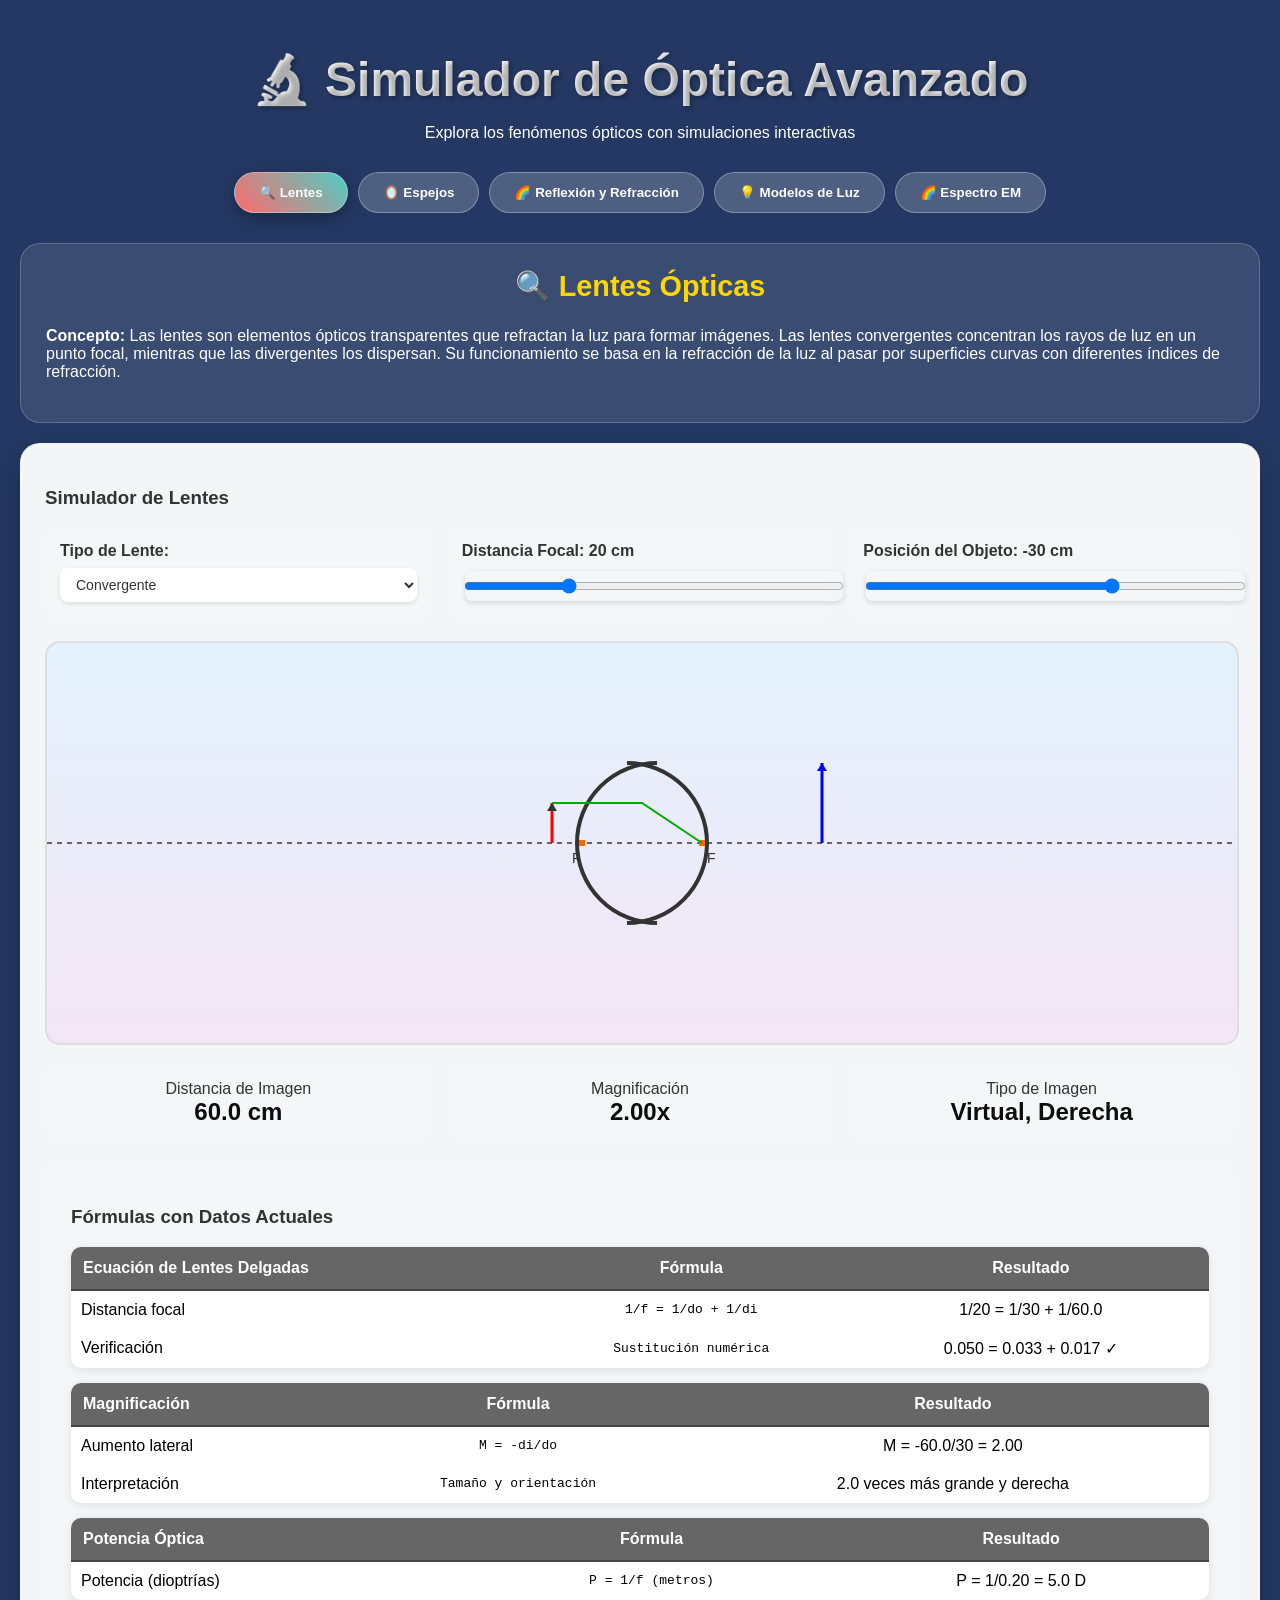
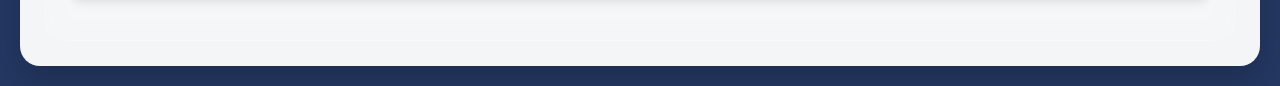
<file: index.html>
<!DOCTYPE html>
<html lang="es">
<head>
    <meta charset="UTF-8">
    <meta name="viewport" content="width=device-width, initial-scale=1.0">
    <link rel="stylesheet" href="style.css">
    <script src="script.js"></script>
    <title>Simulador de Óptica Completo</title>
    
</head>
<body>
    <div class="container">
        <div class="header">
            <h1>🔬 Simulador de Óptica Avanzado</h1>
            <p>Explora los fenómenos ópticos con simulaciones interactivas</p>
        </div>

        <div class="nav-tabs">
            <button class="tab-btn active" onclick="showTab('lenses')">🔍 Lentes</button>
            <button class="tab-btn" onclick="showTab('mirrors')">🪞 Espejos</button>
            <button class="tab-btn" onclick="showTab('reflection-refraction')">🌈 Reflexión y Refracción</button>
            <button class="tab-btn" onclick="showTab('light-models')">💡 Modelos de Luz</button>
            <button class="tab-btn" onclick="showTab('spectrum')">🌈 Espectro EM</button>
        </div>
        <!--gg-->
        <!-- LENTES -->
        <div id="lenses" class="tab-content active">
            <div class="theory-panel" style="margin-bottom: 20px;">
                <h2>🔍 Lentes Ópticas</h2>
                <p><strong>Concepto:</strong> Las lentes son elementos ópticos transparentes que refractan la luz para formar imágenes. Las lentes convergentes concentran los rayos de luz en un punto focal, mientras que las divergentes los dispersan. Su funcionamiento se basa en la refracción de la luz al pasar por superficies curvas con diferentes índices de refracción.</p>
            </div>

            <div class="simulator-panel">
                <h3>Simulador de Lentes</h3>
                <div class="controls-grid">
                    <div class="control-group">
                        <label>Tipo de Lente:</label>
                        <select id="lensTypeSelect" onchange="updateLensSimulation()">
                            <option value="converging">Convergente</option>
                            <option value="diverging">Divergente</option>
                        </select>
                    </div>
                    <div class="control-group">
                        <label>Distancia Focal: <span id="focalLengthValue">20</span> cm</label>
                        <input type="range" id="focalLengthSlider" min="10" max="50" value="20" oninput="updateLensSimulation()">
                    </div>
                    <div class="control-group">
                        <label>Posición del Objeto: <span id="objectPositionValue">-30</span> cm</label>
                        <input type="range" id="objectPositionSlider" min="-80" max="-5" value="-30" oninput="updateLensSimulation()">
                    </div>
                </div>
                
                <div class="canvas-container">
                    <canvas id="lensCanvas"></canvas>
                </div>

                <div class="measurements">
                    <div class="measurement-item">
                        <div>Distancia de Imagen</div>
                        <div class="measurement-value" id="imageDistanceValue">--</div>
                    </div>
                    <div class="measurement-item">
                        <div>Magnificación</div>
                        <div class="measurement-value" id="magnificationValue">--</div>
                    </div>
                    <div class="measurement-item">
                        <div>Tipo de Imagen</div>
                        <div class="measurement-value" id="imageTypeValue">--</div>
                    </div>
                </div>

                <div class="theory-panel" style="margin-top: 20px;">
                    <h3>Fórmulas con Datos Actuales</h3>
                    
                    <table style="width: 100%; border-collapse: collapse; margin: 15px 0; background: white; border-radius: 10px; overflow: hidden; box-shadow: 0 2px 10px rgba(0,0,0,0.1);">
                        <tr style="background: #666;">
                            <th style="padding: 12px; text-align: left; color: white; border-bottom: 2px solid #444;">Ecuación de Lentes Delgadas</th>
                            <th style="padding: 12px; text-align: center; color: white; border-bottom: 2px solid #444;">Fórmula</th>
                            <th style="padding: 12px; text-align: center; color: white; border-bottom: 2px solid #444;">Resultado</th>
                        </tr>
                        <tr>
                            <td style="padding: 10px; color: black;">Distancia focal</td>
                            <td style="padding: 10px; text-align: center; font-family: monospace; color: black;">1/f = 1/do + 1/di</td>
                            <td style="padding: 10px; text-align: center; color: black;">
                                1/<span id="currentFocalLength">20</span> = 1/<span id="currentObjectDistance">30</span> + 1/<span id="currentImageDistance">60</span>
                            </td>
                        </tr>
                        <tr>
                            <td style="padding: 10px; color: black;">Verificación</td>
                            <td style="padding: 10px; text-align: center; font-family: monospace; color: black;">Sustitución numérica</td>
                            <td style="padding: 10px; text-align: center; color: black;">
                                <span id="lensEquationCalculation">0.050 = 0.033 + 0.017</span> ✓
                            </td>
                        </tr>
                    </table>

                    <table style="width: 100%; border-collapse: collapse; margin: 15px 0; background: white; border-radius: 10px; overflow: hidden; box-shadow: 0 2px 10px rgba(0,0,0,0.1);">
                        <tr style="background: #666;">
                            <th style="padding: 12px; text-align: left; color: white; border-bottom: 2px solid #444;">Magnificación</th>
                            <th style="padding: 12px; text-align: center; color: white; border-bottom: 2px solid #444;">Fórmula</th>
                            <th style="padding: 12px; text-align: center; color: white; border-bottom: 2px solid #444;">Resultado</th>
                        </tr>
                        <tr>
                            <td style="padding: 10px; color: black;">Aumento lateral</td>
                            <td style="padding: 10px; text-align: center; font-family: monospace; color: black;">M = -di/do</td>
                            <td style="padding: 10px; text-align: center; color: black;">
                                M = -<span id="currentImageDistanceM">60</span>/<span id="currentObjectDistanceM">30</span> = <span id="currentMagnification">-2.0</span>
                            </td>
                        </tr>
                        <tr>
                            <td style="padding: 10px; color: black;">Interpretación</td>
                            <td style="padding: 10px; text-align: center; font-family: monospace; color: black;">Tamaño y orientación</td>
                            <td style="padding: 10px; text-align: center; color: black;">
                                <span id="magnificationDescription">2 veces más grande e invertida</span>
                            </td>
                        </tr>
                    </table>

                    <table style="width: 100%; border-collapse: collapse; margin: 15px 0; background: white; border-radius: 10px; overflow: hidden; box-shadow: 0 2px 10px rgba(0,0,0,0.1);">
                        <tr style="background: #666;">
                            <th style="padding: 12px; text-align: left; color: white; border-bottom: 2px solid #444;">Potencia Óptica</th>
                            <th style="padding: 12px; text-align: center; color: white; border-bottom: 2px solid #444;">Fórmula</th>
                            <th style="padding: 12px; text-align: center; color: white; border-bottom: 2px solid #444;">Resultado</th>
                        </tr>
                        <tr>
                            <td style="padding: 10px; color: black;">Potencia (dioptrías)</td>
                            <td style="padding: 10px; text-align: center; font-family: monospace; color: black;">P = 1/f (metros)</td>
                            <td style="padding: 10px; text-align: center; color: black;">
                                P = 1/<span id="currentFocalLengthP">0.20</span> = <span id="currentPower">5.0</span> D
                            </td>
                        </tr>
                    </table>
                </div>
            </div>
        </div>

        <!-- ESPEJOS -->
        <div id="mirrors" class="tab-content">
            <div class="theory-panel" style="margin-bottom: 20px;">
                <h2>🪞 Espejos Ópticos</h2>
                <p><strong>Concepto:</strong> Los espejos son superficies reflectantes que forman imágenes mediante la reflexión de la luz. Los espejos cóncavos (curvos hacia adentro) pueden formar imágenes reales o virtuales dependiendo de la posición del objeto, mientras que los convexos (curvos hacia afuera) siempre forman imágenes virtuales, derechas y reducidas. Los espejos planos forman imágenes virtuales del mismo tamaño.</p>
            </div>

            <div class="simulator-panel">
                <h3>Simulador de Espejos</h3>
                <div class="controls-grid">
                    <div class="control-group">
                        <label>Tipo de Espejo:</label>
                        <select id="mirrorTypeSelect" onchange="updateMirrorSimulation()">
                            <option value="concave">Cóncavo</option>
                            <option value="convex">Convexo</option>
                            <option value="plane">Plano</option>
                        </select>
                    </div>
                    <div class="control-group">
                        <label>Radio de Curvatura: <span id="radiusValue">40</span> cm</label>
                        <input type="range" id="radiusSlider" min="20" max="100" value="40" oninput="updateMirrorSimulation()">
                    </div>
                    <div class="control-group">
                        <label>Posición del Objeto: <span id="mirrorObjectPositionValue">-60</span> cm</label>
                        <input type="range" id="mirrorObjectPositionSlider" min="-120" max="-10" value="-60" oninput="updateMirrorSimulation()">
                    </div>
                </div>
                
                <div class="canvas-container">
                    <canvas id="mirrorCanvas"></canvas>
                </div>

                <div class="measurements">
                    <div class="measurement-item">
                        <div>Distancia Focal</div>
                        <div class="measurement-value" id="mirrorFocalValue">--</div>
                    </div>
                    <div class="measurement-item">
                        <div>Distancia de Imagen</div>
                        <div class="measurement-value" id="mirrorImageDistanceValue">--</div>
                    </div>
                    <div class="measurement-item">
                        <div>Magnificación</div>
                        <div class="measurement-value" id="mirrorMagnificationValue">--</div>
                    </div>
                </div>

                <div class="theory-panel" style="margin-top: 20px;">
                    <h3>Fórmulas con Datos Actuales</h3>
                    
                    <table style="width: 100%; border-collapse: collapse; margin: 15px 0; background: white; border-radius: 10px; overflow: hidden; box-shadow: 0 2px 10px rgba(0,0,0,0.1);">
                        <tr style="background: #666;">
                            <th style="padding: 12px; text-align: left; color: white; border-bottom: 2px solid #444;">Ecuación de Espejos</th>
                            <th style="padding: 12px; text-align: center; color: white; border-bottom: 2px solid #444;">Fórmula</th>
                            <th style="padding: 12px; text-align: center; color: white; border-bottom: 2px solid #444;">Resultado</th>
                        </tr>
                        <tr>
                            <td style="padding: 10px; color: black;">Distancia focal</td>
                            <td style="padding: 10px; text-align: center; font-family: monospace; color: black;">1/f = 1/do + 1/di</td>
                            <td style="padding: 10px; text-align: center; color: black;">
                                1/<span id="currentMirrorFocal">20</span> = 1/<span id="currentMirrorObjectDist">60</span> + 1/<span id="currentMirrorImageDist">30</span>
                            </td>
                        </tr>
                        <tr>
                            <td style="padding: 10px; color: black;">Verificación</td>
                            <td style="padding: 10px; text-align: center; font-family: monospace; color: black;">Sustitución numérica</td>
                            <td style="padding: 10px; text-align: center; color: black;">
                                <span id="mirrorEquationCalculation">0.050 = 0.017 + 0.033</span> ✓
                            </td>
                        </tr>
                    </table>

                    <table style="width: 100%; border-collapse: collapse; margin: 15px 0; background: white; border-radius: 10px; overflow: hidden; box-shadow: 0 2px 10px rgba(0,0,0,0.1);">
                        <tr style="background: #666;">
                            <th style="padding: 12px; text-align: left; color: white; border-bottom: 2px solid #444;">Radio de Curvatura</th>
                            <th style="padding: 12px; text-align: center; color: white; border-bottom: 2px solid #444;">Fórmula</th>
                            <th style="padding: 12px; text-align: center; color: white; border-bottom: 2px solid #444;">Resultado</th>
                        </tr>
                        <tr>
                            <td style="padding: 10px; color: black;">Relación R-f</td>
                            <td style="padding: 10px; text-align: center; font-family: monospace; color: black;">R = 2f</td>
                            <td style="padding: 10px; text-align: center; color: black;">
                                R = 2 × <span id="currentMirrorFocalR">20</span> = <span id="currentRadius">40</span> cm
                            </td>
                        </tr>
                        <tr>
                            <td style="padding: 10px; color: black;">Interpretación</td>
                            <td style="padding: 10px; text-align: center; font-family: monospace; color: black;">Centro de curvatura</td>
                            <td style="padding: 10px; text-align: center; color: black;">
                                <span id="radiusDescription">40 cm del espejo</span>
                            </td>
                        </tr>
                    </table>

                    <table style="width: 100%; border-collapse: collapse; margin: 15px 0; background: white; border-radius: 10px; overflow: hidden; box-shadow: 0 2px 10px rgba(0,0,0,0.1);">
                        <tr style="background: #666;">
                            <th style="padding: 12px; text-align: left; color: white; border-bottom: 2px solid #444;">Magnificación</th>
                            <th style="padding: 12px; text-align: center; color: white; border-bottom: 2px solid #444;">Fórmula</th>
                            <th style="padding: 12px; text-align: center; color: white; border-bottom: 2px solid #444;">Resultado</th>
                        </tr>
                        <tr>
                            <td style="padding: 10px; color: black;">Aumento lateral</td>
                            <td style="padding: 10px; text-align: center; font-family: monospace; color: black;">M = -di/do</td>
                            <td style="padding: 10px; text-align: center; color: black;">
                                M = -<span id="currentMirrorImageDistM">30</span>/<span id="currentMirrorObjectDistM">60</span> = <span id="currentMirrorMagnification">-0.5</span>
                            </td>
                        </tr>
                        <tr>
                            <td style="padding: 10px; color: black;">Interpretación</td>
                            <td style="padding: 10px; text-align: center; font-family: monospace; color: black;">Tamaño y orientación</td>
                            <td style="padding: 10px; text-align: center; color: black;">
                                <span id="mirrorMagnificationDescription">0.5 veces el tamaño e invertida</span>
                            </td>
                        </tr>
                    </table>
                </div>
            </div>
        </div>

        <!-- REFLEXIÓN Y REFRACCIÓN -->
        <div id="reflection-refraction" class="tab-content">
            <div class="section-grid">
                <div class="theory-panel">
                    <h2>🌈 Reflexión y Refracción</h2>
                    <p><strong>Reflexión:</strong> Cuando la luz rebota en una superficie, el ángulo de incidencia es igual al ángulo de reflexión.</p>
                    <p><strong>Refracción:</strong> Cuando la luz cambia de dirección al pasar de un medio a otro debido a la diferencia en velocidades.</p>
                    
                    <table style="width: 100%; border-collapse: collapse; margin: 15px 0; background: white; border-radius: 10px; overflow: hidden; box-shadow: 0 2px 10px rgba(0,0,0,0.1);">
                        <tr style="background: #666;">
                            <th style="padding: 12px; text-align: left; color: white; border-bottom: 2px solid #444;">Ley de Reflexión</th>
                            <th style="padding: 12px; text-align: center; color: white; border-bottom: 2px solid #444;">Fórmula</th>
                            <th style="padding: 12px; text-align: center; color: white; border-bottom: 2px solid #444;">Resultado</th>
                        </tr>
                        <tr>
                            <td style="padding: 10px; color: black;">Ángulos iguales</td>
                            <td style="padding: 10px; text-align: center; font-family: monospace; color: black;">θᵢ = θᵣ</td>
                            <td style="padding: 10px; text-align: center; color: black;">
                                θᵢ = θᵣ = <span id="currentReflectionAngle">30</span>°
                            </td>
                        </tr>
                        <tr>
                            <td style="padding: 10px; color: black;">Interpretación</td>
                            <td style="padding: 10px; text-align: center; font-family: monospace; color: black;">Principio fundamental</td>
                            <td style="padding: 10px; text-align: center; color: black;">
                                Ángulos siempre iguales
                            </td>
                        </tr>
                    </table>

                    <table style="width: 100%; border-collapse: collapse; margin: 15px 0; background: white; border-radius: 10px; overflow: hidden; box-shadow: 0 2px 10px rgba(0,0,0,0.1);">
                        <tr style="background: #666;">
                            <th style="padding: 12px; text-align: left; color: white; border-bottom: 2px solid #444;">Ley de Snell</th>
                            <th style="padding: 12px; text-align: center; color: white; border-bottom: 2px solid #444;">Fórmula</th>
                            <th style="padding: 12px; text-align: center; color: white; border-bottom: 2px solid #444;">Resultado</th>
                        </tr>
                        <tr>
                            <td style="padding: 10px; color: black;">Refracción</td>
                            <td style="padding: 10px; text-align: center; font-family: monospace; color: black;">n₁sin(θ₁) = n₂sin(θ₂)</td>
                            <td style="padding: 10px; text-align: center; color: black;">
                                <span id="currentN1">1.0</span> × sin(<span id="currentIncAngle">45</span>°) = <span id="currentN2">1.5</span> × sin(<span id="currentRefAngle">28.1</span>°)
                            </td>
                        </tr>
                        <tr>
                            <td style="padding: 10px; color: black;">Verificación</td>
                            <td style="padding: 10px; text-align: center; font-family: monospace; color: black;">Sustitución numérica</td>
                            <td style="padding: 10px; text-align: center; color: black;">
                                <span id="snellCalculation">0.71 = 0.71</span> ✓
                            </td>
                        </tr>
                    </table>

                    <table style="width: 100%; border-collapse: collapse; margin: 15px 0; background: white; border-radius: 10px; overflow: hidden; box-shadow: 0 2px 10px rgba(0,0,0,0.1);">
                        <tr style="background: #666;">
                            <th style="padding: 12px; text-align: left; color: white; border-bottom: 2px solid #444;">Ángulo Crítico</th>
                            <th style="padding: 12px; text-align: center; color: white; border-bottom: 2px solid #444;">Fórmula</th>
                            <th style="padding: 12px; text-align: center; color: white; border-bottom: 2px solid #444;">Resultado</th>
                        </tr>
                        <tr>
                            <td style="padding: 10px; color: black;">Reflexión total</td>
                            <td style="padding: 10px; text-align: center; font-family: monospace; color: black;">θc = arcsin(n₂/n₁)</td>
                            <td style="padding: 10px; text-align: center; color: black;">
                                θc = arcsin(<span id="currentN2Crit">1.5</span>/<span id="currentN1Crit">1.0</span>) = <span id="currentCriticalAngle">--</span>°
                            </td>
                        </tr>
                        <tr>
                            <td style="padding: 10px; color: black;">Condición</td>
                            <td style="padding: 10px; text-align: center; font-family: monospace; color: black;">θᵢ > θc</td>
                            <td style="padding: 10px; text-align: center; color: black;">
                                Reflexión total interna
                            </td>
                        </tr>
                    </table>

                    <table style="width: 100%; border-collapse: collapse; margin: 15px 0; background: white; border-radius: 10px; overflow: hidden; box-shadow: 0 2px 10px rgba(0,0,0,0.1);">
                        <tr style="background: #666;">
                            <th style="padding: 12px; text-align: left; color: white; border-bottom: 2px solid #444;">Velocidades</th>
                            <th style="padding: 12px; text-align: center; color: white; border-bottom: 2px solid #444;">Fórmula</th>
                            <th style="padding: 12px; text-align: center; color: white; border-bottom: 2px solid #444;">Resultado</th>
                        </tr>
                        <tr>
                            <td style="padding: 10px; color: black;">Medio 1</td>
                            <td style="padding: 10px; text-align: center; font-family: monospace; color: black;">v₁ = c/n₁</td>
                            <td style="padding: 10px; text-align: center; color: black;">
                                v₁ = <span id="currentV1">3.00×10⁸</span> m/s
                            </td>
                        </tr>
                        <tr>
                            <td style="padding: 10px; color: black;">Medio 2</td>
                            <td style="padding: 10px; text-align: center; font-family: monospace; color: black;">v₂ = c/n₂</td>
                            <td style="padding: 10px; text-align: center; color: black;">
                                v₂ = <span id="currentV2">2.00×10⁸</span> m/s
                            </td>
                        </tr>
                    </table>
                </div>

                <div class="simulator-panel">
                    <h3>Simulador de Reflexión y Refracción</h3>
                    <div class="controls-grid">
                        <div class="control-group">
                            <label>Ángulo de Incidencia: <span id="combinedIncidenceValue">45</span>°</label>
                            <input type="range" id="combinedIncidenceSlider" min="0" max="90" value="45" oninput="updateCombinedSimulation()">
                        </div>
                        <div class="control-group">
                            <label>Medio 1 (n₁): <span id="combinedN1Value">1.0</span></label>
                            <input type="range" id="combinedN1Slider" min="1.0" max="2.5" step="0.1" value="1.0" oninput="updateCombinedSimulation()">
                        </div>
                        <div class="control-group">
                            <label>Medio 2 (n₂): <span id="combinedN2Value">1.5</span></label>
                            <input type="range" id="combinedN2Slider" min="1.0" max="2.5" step="0.1" value="1.5" oninput="updateCombinedSimulation()">
                        </div>
                        <div class="control-group">
                            <label>Longitud de Onda: <span id="combinedWavelengthValue">550</span> nm</label>
                            <input type="range" id="combinedWavelengthSlider" min="400" max="700" value="550" oninput="updateCombinedSimulation()">
                        </div>
                        <div class="control-group">
                            <label>Tipo de Superficie:</label>
                            <select id="combinedSurfaceSelect" onchange="updateCombinedSimulation()">
                                <option value="smooth">Lisa (Especular)</option>
                                <option value="rough">Rugosa (Difusa)</option>
                            </select>
                        </div>
                    </div>
                    
                    <div class="canvas-container">
                        <canvas id="combinedCanvas"></canvas>
                    </div>

                    <div class="measurements">
                        <div class="measurement-item">
                            <div>Ángulo de Reflexión</div>
                            <div class="measurement-value" id="combinedReflectionAngle">--</div>
                        </div>
                        <div class="measurement-item">
                            <div>Ángulo de Refracción</div>
                            <div class="measurement-value" id="combinedRefractionAngle">--</div>
                        </div>
                        <div class="measurement-item">
                            <div>Ángulo Crítico</div>
                            <div class="measurement-value" id="combinedCriticalAngle">--</div>
                        </div>
                        <div class="measurement-item">
                            <div>Reflexión Total</div>
                            <div class="measurement-value" id="combinedTotalReflection">--</div>
                        </div>
                    </div>
                </div>
            </div>
        </div>

        <!-- MODELOS DE LUZ -->
        <div id="light-models" class="tab-content">
            <div class="theory-panel" style="margin-bottom: 20px;">
                <h2>💡 Modelos de la Luz</h2>
                <p><strong>Concepto:</strong> La luz exhibe una dualidad onda-partícula, comportándose como onda electromagnética en fenómenos como interferencia y difracción, y como partículas (fotones) en efectos como el fotoeléctrico. El modelo ondulatorio describe la luz con frecuencia, longitud de onda y velocidad, mientras que el corpuscular la trata como paquetes de energía cuantizada. Ambos modelos son complementarios y necesarios para explicar completamente el comportamiento de la luz.</p>
            </div>

            <div class="simulator-panel">
                <h3>Simulador de Modelos de Luz</h3>
                <div class="controls-grid">
                    <div class="control-group">
                        <label>Modelo de Luz:</label>
                        <select id="lightModelSelect" onchange="updateLightModelSimulation()">
                            <option value="wave">Ondulatorio</option>
                            <option value="particle">Corpuscular</option>
                            <option value="both">Dualidad</option>
                        </select>
                    </div>
                    <div class="control-group">
                        <label>Frecuencia: <span id="frequencyValue">5.45</span> × 10¹⁴ Hz</label>
                        <input type="range" id="frequencySlider" min="4.3" max="7.5" step="0.1" value="5.45" oninput="updateLightModelSimulation()">
                    </div>
                    <div class="control-group">
                        <label>Intensidad: <span id="intensityValue">50</span>%</label>
                        <input type="range" id="intensitySlider" min="10" max="100" value="50" oninput="updateLightModelSimulation()">
                    </div>
                </div>
                
                <div class="canvas-container">
                    <canvas id="lightModelCanvas"></canvas>
                </div>

                <div class="measurements">
                    <div class="measurement-item">
                        <div>Longitud de Onda</div>
                        <div class="measurement-value" id="calculatedWavelengthValue">--</div>
                    </div>
                    <div class="measurement-item">
                        <div>Energía del Fotón</div>
                        <div class="measurement-value" id="photonEnergyValue">--</div>
                    </div>
                    <div class="measurement-item">
                        <div>Color</div>
                        <div class="measurement-value" id="colorValue">--</div>
                    </div>
                </div>

                <div class="theory-panel" style="margin-top: 20px;">
                    <h3>Fórmulas con Datos Actuales</h3>
                    
                    <table style="width: 100%; border-collapse: collapse; margin: 15px 0; background: white; border-radius: 10px; overflow: hidden; box-shadow: 0 2px 10px rgba(0,0,0,0.1);">
                        <tr style="background: #666;">
                            <th style="padding: 12px; text-align: left; color: white; border-bottom: 2px solid #444;">Modelo Corpuscular</th>
                            <th style="padding: 12px; text-align: center; color: white; border-bottom: 2px solid #444;">Fórmula</th>
                            <th style="padding: 12px; text-align: center; color: white; border-bottom: 2px solid #444;">Resultado</th>
                        </tr>
                        <tr>
                            <td style="padding: 10px; color: black;">Energía del fotón</td>
                            <td style="padding: 10px; text-align: center; font-family: monospace; color: black;">E = hf</td>
                            <td style="padding: 10px; text-align: center; color: black;">
                                E = (6.626×10⁻³⁴) × (<span id="currentFrequency">5.45×10¹⁴</span>) = <span id="currentPhotonEnergy">3.61×10⁻¹⁹</span> J
                            </td>
                        </tr>
                        <tr>
                            <td style="padding: 10px; color: black;">Interpretación</td>
                            <td style="padding: 10px; text-align: center; font-family: monospace; color: black;">Paquetes de energía</td>
                            <td style="padding: 10px; text-align: center; color: black;">
                                <span id="photonEnergyDescription">3.61×10⁻¹⁹ J de energía</span>
                            </td>
                        </tr>
                    </table>

                    <table style="width: 100%; border-collapse: collapse; margin: 15px 0; background: white; border-radius: 10px; overflow: hidden; box-shadow: 0 2px 10px rgba(0,0,0,0.1);">
                        <tr style="background: #666;">
                            <th style="padding: 12px; text-align: left; color: white; border-bottom: 2px solid #444;">Modelo Ondulatorio</th>
                            <th style="padding: 12px; text-align: center; color: white; border-bottom: 2px solid #444;">Fórmula</th>
                            <th style="padding: 12px; text-align: center; color: white; border-bottom: 2px solid #444;">Resultado</th>
                        </tr>
                        <tr>
                            <td style="padding: 10px; color: black;">Longitud de onda</td>
                            <td style="padding: 10px; text-align: center; font-family: monospace; color: black;">λ = c/f</td>
                            <td style="padding: 10px; text-align: center; color: black;">
                                λ = (3×10⁸)/(<span id="currentFrequencyWave">5.45×10¹⁴</span>) = <span id="currentWavelength">550</span> nm
                            </td>
                        </tr>
                        <tr>
                            <td style="padding: 10px; color: black;">Interpretación</td>
                            <td style="padding: 10px; text-align: center; font-family: monospace; color: black;">Onda electromagnética</td>
                            <td style="padding: 10px; text-align: center; color: black;">
                                <span id="wavelengthDescription">550 nm (luz verde)</span>
                            </td>
                        </tr>
                    </table>

                    <table style="width: 100%; border-collapse: collapse; margin: 15px 0; background: white; border-radius: 10px; overflow: hidden; box-shadow: 0 2px 10px rgba(0,0,0,0.1);">
                        <tr style="background: #666;">
                            <th style="padding: 12px; text-align: left; color: white; border-bottom: 2px solid #444;">Dualidad Onda-Partícula</th>
                            <th style="padding: 12px; text-align: center; color: white; border-bottom: 2px solid #444;">Fórmula</th>
                            <th style="padding: 12px; text-align: center; color: white; border-bottom: 2px solid #444;">Resultado</th>
                        </tr>
                        <tr>
                            <td style="padding: 10px; color: black;">Energía por λ</td>
                            <td style="padding: 10px; text-align: center; font-family: monospace; color: black;">E = hc/λ</td>
                            <td style="padding: 10px; text-align: center; color: black;">
                                E = (6.626×10⁻³⁴ × 3×10⁸)/(<span id="currentWavelengthE">550×10⁻⁹</span>) = <span id="currentEnergyFromWave">3.61×10⁻¹⁹</span> J
                            </td>
                        </tr>
                        <tr>
                            <td style="padding: 10px; color: black;">Consistencia</td>
                            <td style="padding: 10px; text-align: center; font-family: monospace; color: black;">E(f) = E(λ)</td>
                            <td style="padding: 10px; text-align: center; color: black;">
                                <span id="energyConsistency">✓ Consistente</span>
                            </td>
                        </tr>
                    </table>
                </div>
            </div>
        </div>

        <!-- ESPECTRO ELECTROMAGNÉTICO -->
        <div id="spectrum" class="tab-content">
            <div class="theory-panel" style="margin-bottom: 20px;">
                <h2>🌈 Espectro Electromagnético</h2>
                <p><strong>Concepto:</strong> El espectro electromagnético es el rango completo de todas las radiaciones electromagnéticas, desde ondas de radio de baja frecuencia hasta rayos gamma de alta energía. Todas estas ondas viajan a la velocidad de la luz en el vacío, pero difieren en frecuencia, longitud de onda y energía. La luz visible representa solo una pequeña fracción del espectro total, y cada región tiene aplicaciones específicas en tecnología, medicina y ciencia.</p>
            </div>

            <div class="simulator-panel">
                <h3>Explorador del Espectro EM</h3>
                <div class="controls-grid">
                    <div class="control-group">
                        <label>Longitud de Onda: <span id="spectrumWavelengthValue">550</span> nm</label>
                        <input type="range" id="spectrumWavelengthSlider" min="1" max="1000" value="550" oninput="updateSpectrumSimulation()">
                    </div>
                    <div class="control-group">
                        <label>Escala:</label>
                        <select id="spectrumScaleSelect" onchange="updateSpectrumSimulation()">
                            <option value="nm">Nanómetros</option>
                            <option value="um">Micrómetros</option>
                            <option value="mm">Milímetros</option>
                            <option value="m">Metros</option>
                        </select>
                    </div>
                </div>
                
                <div class="spectrum-bar" onclick="selectWavelength(event)">
                    <div class="spectrum-marker" id="spectrumMarker"></div>
                </div>
                
                <div class="canvas-container">
                    <canvas id="spectrumCanvas"></canvas>
                </div>

                <div class="measurements">
                    <div class="measurement-item">
                        <div>Frecuencia</div>
                        <div class="measurement-value" id="spectrumFrequencyValue">--</div>
                    </div>
                    <div class="measurement-item">
                        <div>Energía</div>
                        <div class="measurement-value" id="spectrumEnergyValue">--</div>
                    </div>
                    <div class="measurement-item">
                        <div>Tipo de Radiación</div>
                        <div class="measurement-value" id="radiationTypeValue">--</div>
                    </div>
                </div>

                <div class="theory-panel" style="margin-top: 20px;">
                    <h3>Fórmulas con Datos Actuales</h3>
                    
                    <table style="width: 100%; border-collapse: collapse; margin: 15px 0; background: white; border-radius: 10px; overflow: hidden; box-shadow: 0 2px 10px rgba(0,0,0,0.1);">
                        <tr style="background: #666;">
                            <th style="padding: 12px; text-align: left; color: white; border-bottom: 2px solid #444;">Relación Fundamental</th>
                            <th style="padding: 12px; text-align: center; color: white; border-bottom: 2px solid #444;">Fórmula</th>
                            <th style="padding: 12px; text-align: center; color: white; border-bottom: 2px solid #444;">Resultado</th>
                        </tr>
                        <tr>
                            <td style="padding: 10px; color: black;">Frecuencia</td>
                            <td style="padding: 10px; text-align: center; font-family: monospace; color: black;">f = c/λ</td>
                            <td style="padding: 10px; text-align: center; color: black;">
                                f = (3×10⁸)/(<span id="currentSpectrumWavelength">550×10⁻⁹</span>) = <span id="currentSpectrumFrequency">5.45×10¹⁴</span> Hz
                            </td>
                        </tr>
                        <tr>
                            <td style="padding: 10px; color: black;">Interpretación</td>
                            <td style="padding: 10px; text-align: center; font-family: monospace; color: black;">Tipo de radiación</td>
                            <td style="padding: 10px; text-align: center; color: black;">
                                <span id="spectrumFrequencyDescription">545 THz (luz verde visible)</span>
                            </td>
                        </tr>
                    </table>

                    <table style="width: 100%; border-collapse: collapse; margin: 15px 0; background: white; border-radius: 10px; overflow: hidden; box-shadow: 0 2px 10px rgba(0,0,0,0.1);">
                        <tr style="background: #666;">
                            <th style="padding: 12px; text-align: left; color: white; border-bottom: 2px solid #444;">Energía de Radiación</th>
                            <th style="padding: 12px; text-align: center; color: white; border-bottom: 2px solid #444;">Fórmula</th>
                            <th style="padding: 12px; text-align: center; color: white; border-bottom: 2px solid #444;">Resultado</th>
                        </tr>
                        <tr>
                            <td style="padding: 10px; color: black;">Energía por fotón</td>
                            <td style="padding: 10px; text-align: center; font-family: monospace; color: black;">E = hf</td>
                            <td style="padding: 10px; text-align: center; color: black;">
                                E = (6.626×10⁻³⁴) × (<span id="currentSpectrumFrequencyE">5.45×10¹⁴</span>) = <span id="currentSpectrumEnergy">3.61×10⁻¹⁹</span> J
                            </td>
                        </tr>
                        <tr>
                            <td style="padding: 10px; color: black;">En electronvoltios</td>
                            <td style="padding: 10px; text-align: center; font-family: monospace; color: black;">E = hf/e</td>
                            <td style="padding: 10px; text-align: center; color: black;">
                                <span id="spectrumEnergyDescription">2.26 eV</span>
                            </td>
                        </tr>
                    </table>

                    <table style="width: 100%; border-collapse: collapse; margin: 15px 0; background: white; border-radius: 10px; overflow: hidden; box-shadow: 0 2px 10px rgba(0,0,0,0.1);">
                        <tr style="background: #666;">
                            <th style="padding: 12px; text-align: left; color: white; border-bottom: 2px solid #444;">Clasificación Espectral</th>
                            <th style="padding: 12px; text-align: center; color: white; border-bottom: 2px solid #444;">Tipo</th>
                            <th style="padding: 12px; text-align: center; color: white; border-bottom: 2px solid #444;">Características</th>
                        </tr>
                        <tr>
                            <td style="padding: 10px; color: black;">Radiación actual</td>
                            <td style="padding: 10px; text-align: center; color: black;">
                                <span id="currentRadiationType">Luz Visible</span>
                            </td>
                            <td style="padding: 10px; text-align: center; color: black;">
                                Rango: <span id="currentRange">400-700 nm</span>
                            </td>
                        </tr>
                        <tr>
                            <td style="padding: 10px; color: black;">Aplicaciones</td>
                            <td style="padding: 10px; text-align: center; font-family: monospace; color: black;">Usos prácticos</td>
                            <td style="padding: 10px; text-align: center; color: black;">
                                <span id="currentApplications">Visión, fotografía, iluminación</span>
                            </td>
                        </tr>
                    </table>
                </div>
            </div>
        </div>
    </div>

    
</body>
</html>
</file>
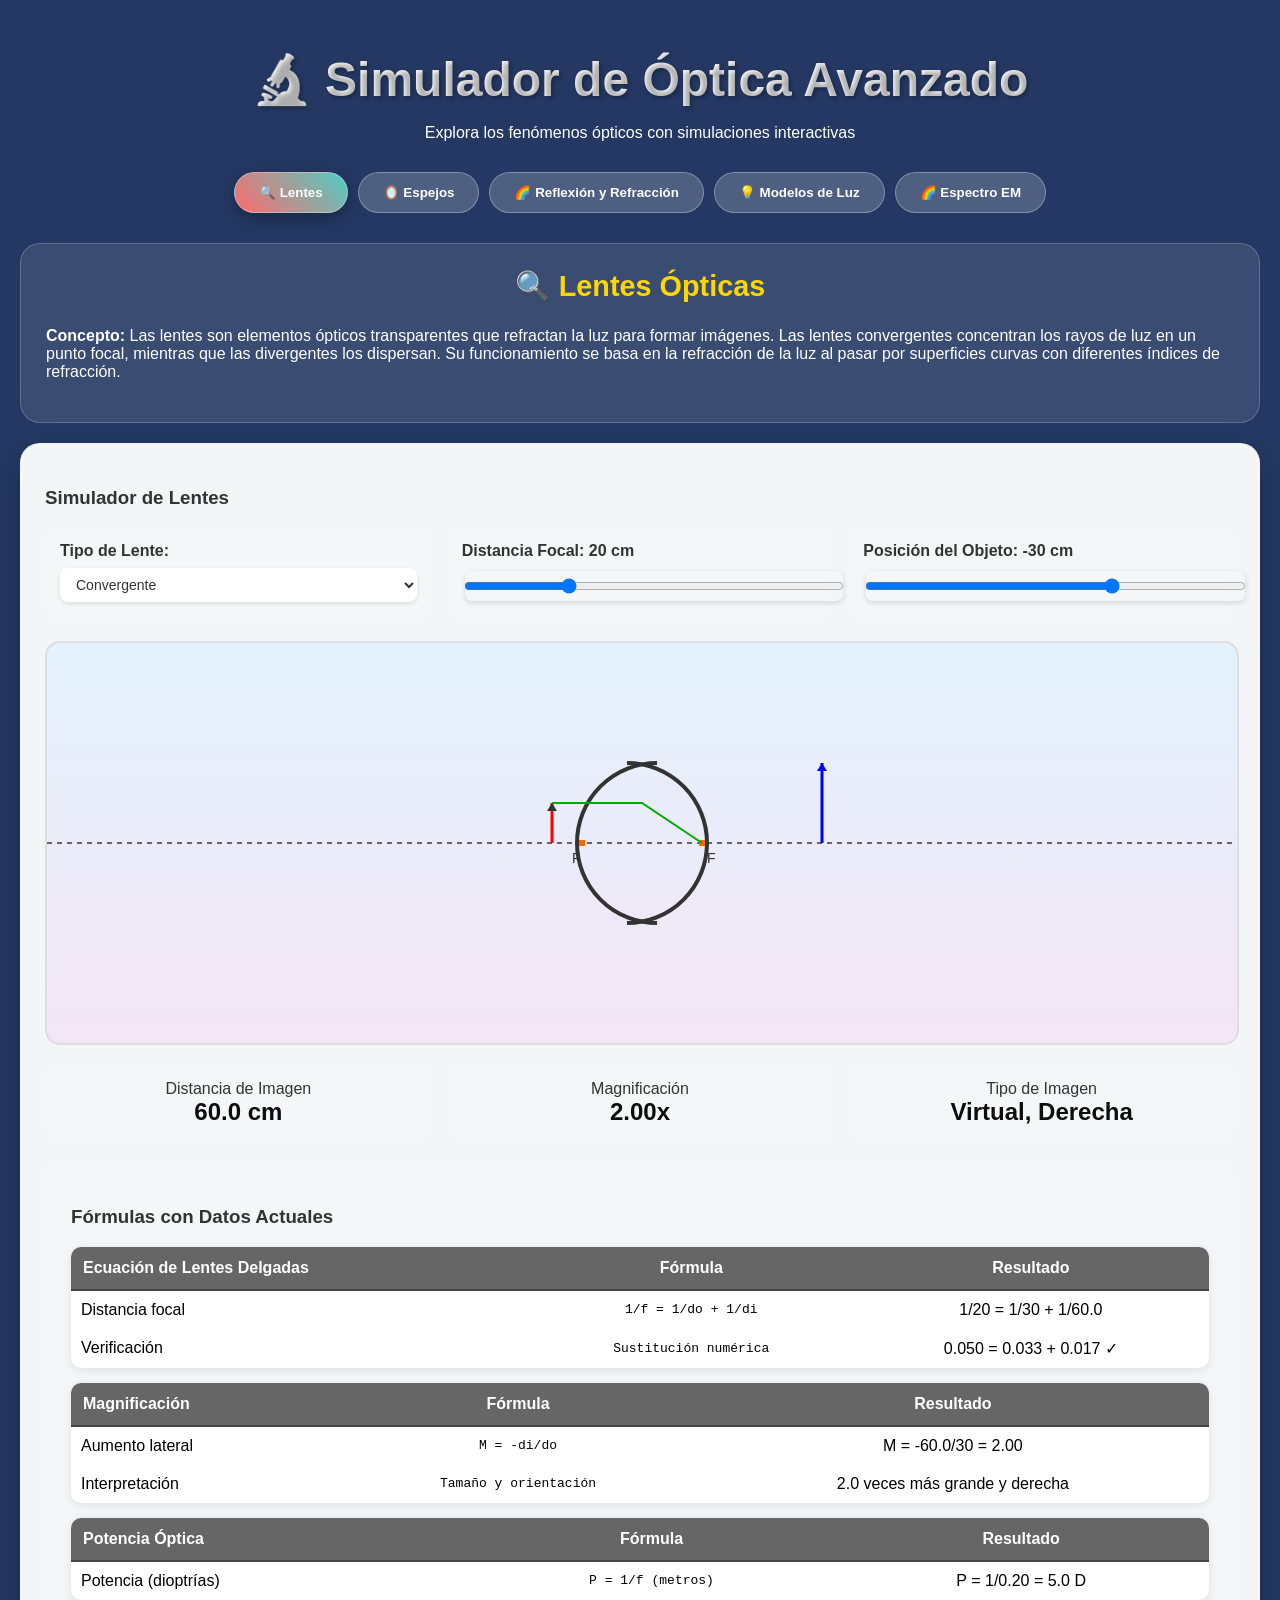
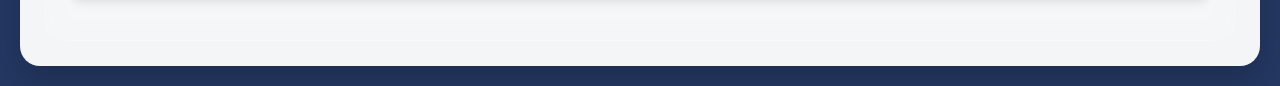
<file: optica.html>
<!DOCTYPE html>
<html lang="es">
<head>
    <meta charset="UTF-8">
    <meta name="viewport" content="width=device-width, initial-scale=1.0">
    <link rel="stylesheet" href="style.css">
    <script src="script.js"></script>
    <title>Simulador de Óptica Completo</title>
    
</head>
<body>
    <div class="container">
        <div class="header">
            <h1>🔬 Simulador de Óptica Avanzado</h1>
            <p>Explora los fenómenos ópticos con simulaciones interactivas</p>
        </div>

        <div class="nav-tabs">
            <button class="tab-btn active" onclick="showTab('lenses')">🔍 Lentes</button>
            <button class="tab-btn" onclick="showTab('mirrors')">🪞 Espejos</button>
            <button class="tab-btn" onclick="showTab('reflection-refraction')">🌈 Reflexión y Refracción</button>
            <button class="tab-btn" onclick="showTab('light-models')">💡 Modelos de Luz</button>
            <button class="tab-btn" onclick="showTab('spectrum')">🌈 Espectro EM</button>
        </div>

        <!-- LENTES -->
        <div id="lenses" class="tab-content active">
            <div class="theory-panel" style="margin-bottom: 20px;">
                <h2>🔍 Lentes Ópticas</h2>
                <p><strong>Concepto:</strong> Las lentes son elementos ópticos transparentes que refractan la luz para formar imágenes. Las lentes convergentes concentran los rayos de luz en un punto focal, mientras que las divergentes los dispersan. Su funcionamiento se basa en la refracción de la luz al pasar por superficies curvas con diferentes índices de refracción.</p>
            </div>

            <div class="simulator-panel">
                <h3>Simulador de Lentes</h3>
                <div class="controls-grid">
                    <div class="control-group">
                        <label>Tipo de Lente:</label>
                        <select id="lensTypeSelect" onchange="updateLensSimulation()">
                            <option value="converging">Convergente</option>
                            <option value="diverging">Divergente</option>
                        </select>
                    </div>
                    <div class="control-group">
                        <label>Distancia Focal: <span id="focalLengthValue">20</span> cm</label>
                        <input type="range" id="focalLengthSlider" min="10" max="50" value="20" oninput="updateLensSimulation()">
                    </div>
                    <div class="control-group">
                        <label>Posición del Objeto: <span id="objectPositionValue">-30</span> cm</label>
                        <input type="range" id="objectPositionSlider" min="-80" max="-5" value="-30" oninput="updateLensSimulation()">
                    </div>
                </div>
                
                <div class="canvas-container">
                    <canvas id="lensCanvas"></canvas>
                </div>

                <div class="measurements">
                    <div class="measurement-item">
                        <div>Distancia de Imagen</div>
                        <div class="measurement-value" id="imageDistanceValue">--</div>
                    </div>
                    <div class="measurement-item">
                        <div>Magnificación</div>
                        <div class="measurement-value" id="magnificationValue">--</div>
                    </div>
                    <div class="measurement-item">
                        <div>Tipo de Imagen</div>
                        <div class="measurement-value" id="imageTypeValue">--</div>
                    </div>
                </div>

                <div class="theory-panel" style="margin-top: 20px;">
                    <h3>Fórmulas con Datos Actuales</h3>
                    
                    <table style="width: 100%; border-collapse: collapse; margin: 15px 0; background: white; border-radius: 10px; overflow: hidden; box-shadow: 0 2px 10px rgba(0,0,0,0.1);">
                        <tr style="background: #666;">
                            <th style="padding: 12px; text-align: left; color: white; border-bottom: 2px solid #444;">Ecuación de Lentes Delgadas</th>
                            <th style="padding: 12px; text-align: center; color: white; border-bottom: 2px solid #444;">Fórmula</th>
                            <th style="padding: 12px; text-align: center; color: white; border-bottom: 2px solid #444;">Resultado</th>
                        </tr>
                        <tr>
                            <td style="padding: 10px; color: black;">Distancia focal</td>
                            <td style="padding: 10px; text-align: center; font-family: monospace; color: black;">1/f = 1/do + 1/di</td>
                            <td style="padding: 10px; text-align: center; color: black;">
                                1/<span id="currentFocalLength">20</span> = 1/<span id="currentObjectDistance">30</span> + 1/<span id="currentImageDistance">60</span>
                            </td>
                        </tr>
                        <tr>
                            <td style="padding: 10px; color: black;">Verificación</td>
                            <td style="padding: 10px; text-align: center; font-family: monospace; color: black;">Sustitución numérica</td>
                            <td style="padding: 10px; text-align: center; color: black;">
                                <span id="lensEquationCalculation">0.050 = 0.033 + 0.017</span> ✓
                            </td>
                        </tr>
                    </table>

                    <table style="width: 100%; border-collapse: collapse; margin: 15px 0; background: white; border-radius: 10px; overflow: hidden; box-shadow: 0 2px 10px rgba(0,0,0,0.1);">
                        <tr style="background: #666;">
                            <th style="padding: 12px; text-align: left; color: white; border-bottom: 2px solid #444;">Magnificación</th>
                            <th style="padding: 12px; text-align: center; color: white; border-bottom: 2px solid #444;">Fórmula</th>
                            <th style="padding: 12px; text-align: center; color: white; border-bottom: 2px solid #444;">Resultado</th>
                        </tr>
                        <tr>
                            <td style="padding: 10px; color: black;">Aumento lateral</td>
                            <td style="padding: 10px; text-align: center; font-family: monospace; color: black;">M = -di/do</td>
                            <td style="padding: 10px; text-align: center; color: black;">
                                M = -<span id="currentImageDistanceM">60</span>/<span id="currentObjectDistanceM">30</span> = <span id="currentMagnification">-2.0</span>
                            </td>
                        </tr>
                        <tr>
                            <td style="padding: 10px; color: black;">Interpretación</td>
                            <td style="padding: 10px; text-align: center; font-family: monospace; color: black;">Tamaño y orientación</td>
                            <td style="padding: 10px; text-align: center; color: black;">
                                <span id="magnificationDescription">2 veces más grande e invertida</span>
                            </td>
                        </tr>
                    </table>

                    <table style="width: 100%; border-collapse: collapse; margin: 15px 0; background: white; border-radius: 10px; overflow: hidden; box-shadow: 0 2px 10px rgba(0,0,0,0.1);">
                        <tr style="background: #666;">
                            <th style="padding: 12px; text-align: left; color: white; border-bottom: 2px solid #444;">Potencia Óptica</th>
                            <th style="padding: 12px; text-align: center; color: white; border-bottom: 2px solid #444;">Fórmula</th>
                            <th style="padding: 12px; text-align: center; color: white; border-bottom: 2px solid #444;">Resultado</th>
                        </tr>
                        <tr>
                            <td style="padding: 10px; color: black;">Potencia (dioptrías)</td>
                            <td style="padding: 10px; text-align: center; font-family: monospace; color: black;">P = 1/f (metros)</td>
                            <td style="padding: 10px; text-align: center; color: black;">
                                P = 1/<span id="currentFocalLengthP">0.20</span> = <span id="currentPower">5.0</span> D
                            </td>
                        </tr>
                    </table>
                </div>
            </div>
        </div>

        <!-- ESPEJOS -->
        <div id="mirrors" class="tab-content">
            <div class="theory-panel" style="margin-bottom: 20px;">
                <h2>🪞 Espejos Ópticos</h2>
                <p><strong>Concepto:</strong> Los espejos son superficies reflectantes que forman imágenes mediante la reflexión de la luz. Los espejos cóncavos (curvos hacia adentro) pueden formar imágenes reales o virtuales dependiendo de la posición del objeto, mientras que los convexos (curvos hacia afuera) siempre forman imágenes virtuales, derechas y reducidas. Los espejos planos forman imágenes virtuales del mismo tamaño.</p>
            </div>

            <div class="simulator-panel">
                <h3>Simulador de Espejos</h3>
                <div class="controls-grid">
                    <div class="control-group">
                        <label>Tipo de Espejo:</label>
                        <select id="mirrorTypeSelect" onchange="updateMirrorSimulation()">
                            <option value="concave">Cóncavo</option>
                            <option value="convex">Convexo</option>
                            <option value="plane">Plano</option>
                        </select>
                    </div>
                    <div class="control-group">
                        <label>Radio de Curvatura: <span id="radiusValue">40</span> cm</label>
                        <input type="range" id="radiusSlider" min="20" max="100" value="40" oninput="updateMirrorSimulation()">
                    </div>
                    <div class="control-group">
                        <label>Posición del Objeto: <span id="mirrorObjectPositionValue">-60</span> cm</label>
                        <input type="range" id="mirrorObjectPositionSlider" min="-120" max="-10" value="-60" oninput="updateMirrorSimulation()">
                    </div>
                </div>
                
                <div class="canvas-container">
                    <canvas id="mirrorCanvas"></canvas>
                </div>

                <div class="measurements">
                    <div class="measurement-item">
                        <div>Distancia Focal</div>
                        <div class="measurement-value" id="mirrorFocalValue">--</div>
                    </div>
                    <div class="measurement-item">
                        <div>Distancia de Imagen</div>
                        <div class="measurement-value" id="mirrorImageDistanceValue">--</div>
                    </div>
                    <div class="measurement-item">
                        <div>Magnificación</div>
                        <div class="measurement-value" id="mirrorMagnificationValue">--</div>
                    </div>
                </div>

                <div class="theory-panel" style="margin-top: 20px;">
                    <h3>Fórmulas con Datos Actuales</h3>
                    
                    <table style="width: 100%; border-collapse: collapse; margin: 15px 0; background: white; border-radius: 10px; overflow: hidden; box-shadow: 0 2px 10px rgba(0,0,0,0.1);">
                        <tr style="background: #666;">
                            <th style="padding: 12px; text-align: left; color: white; border-bottom: 2px solid #444;">Ecuación de Espejos</th>
                            <th style="padding: 12px; text-align: center; color: white; border-bottom: 2px solid #444;">Fórmula</th>
                            <th style="padding: 12px; text-align: center; color: white; border-bottom: 2px solid #444;">Resultado</th>
                        </tr>
                        <tr>
                            <td style="padding: 10px; color: black;">Distancia focal</td>
                            <td style="padding: 10px; text-align: center; font-family: monospace; color: black;">1/f = 1/do + 1/di</td>
                            <td style="padding: 10px; text-align: center; color: black;">
                                1/<span id="currentMirrorFocal">20</span> = 1/<span id="currentMirrorObjectDist">60</span> + 1/<span id="currentMirrorImageDist">30</span>
                            </td>
                        </tr>
                        <tr>
                            <td style="padding: 10px; color: black;">Verificación</td>
                            <td style="padding: 10px; text-align: center; font-family: monospace; color: black;">Sustitución numérica</td>
                            <td style="padding: 10px; text-align: center; color: black;">
                                <span id="mirrorEquationCalculation">0.050 = 0.017 + 0.033</span> ✓
                            </td>
                        </tr>
                    </table>

                    <table style="width: 100%; border-collapse: collapse; margin: 15px 0; background: white; border-radius: 10px; overflow: hidden; box-shadow: 0 2px 10px rgba(0,0,0,0.1);">
                        <tr style="background: #666;">
                            <th style="padding: 12px; text-align: left; color: white; border-bottom: 2px solid #444;">Radio de Curvatura</th>
                            <th style="padding: 12px; text-align: center; color: white; border-bottom: 2px solid #444;">Fórmula</th>
                            <th style="padding: 12px; text-align: center; color: white; border-bottom: 2px solid #444;">Resultado</th>
                        </tr>
                        <tr>
                            <td style="padding: 10px; color: black;">Relación R-f</td>
                            <td style="padding: 10px; text-align: center; font-family: monospace; color: black;">R = 2f</td>
                            <td style="padding: 10px; text-align: center; color: black;">
                                R = 2 × <span id="currentMirrorFocalR">20</span> = <span id="currentRadius">40</span> cm
                            </td>
                        </tr>
                        <tr>
                            <td style="padding: 10px; color: black;">Interpretación</td>
                            <td style="padding: 10px; text-align: center; font-family: monospace; color: black;">Centro de curvatura</td>
                            <td style="padding: 10px; text-align: center; color: black;">
                                <span id="radiusDescription">40 cm del espejo</span>
                            </td>
                        </tr>
                    </table>

                    <table style="width: 100%; border-collapse: collapse; margin: 15px 0; background: white; border-radius: 10px; overflow: hidden; box-shadow: 0 2px 10px rgba(0,0,0,0.1);">
                        <tr style="background: #666;">
                            <th style="padding: 12px; text-align: left; color: white; border-bottom: 2px solid #444;">Magnificación</th>
                            <th style="padding: 12px; text-align: center; color: white; border-bottom: 2px solid #444;">Fórmula</th>
                            <th style="padding: 12px; text-align: center; color: white; border-bottom: 2px solid #444;">Resultado</th>
                        </tr>
                        <tr>
                            <td style="padding: 10px; color: black;">Aumento lateral</td>
                            <td style="padding: 10px; text-align: center; font-family: monospace; color: black;">M = -di/do</td>
                            <td style="padding: 10px; text-align: center; color: black;">
                                M = -<span id="currentMirrorImageDistM">30</span>/<span id="currentMirrorObjectDistM">60</span> = <span id="currentMirrorMagnification">-0.5</span>
                            </td>
                        </tr>
                        <tr>
                            <td style="padding: 10px; color: black;">Interpretación</td>
                            <td style="padding: 10px; text-align: center; font-family: monospace; color: black;">Tamaño y orientación</td>
                            <td style="padding: 10px; text-align: center; color: black;">
                                <span id="mirrorMagnificationDescription">0.5 veces el tamaño e invertida</span>
                            </td>
                        </tr>
                    </table>
                </div>
            </div>
        </div>

        <!-- REFLEXIÓN Y REFRACCIÓN -->
        <div id="reflection-refraction" class="tab-content">
            <div class="section-grid">
                <div class="theory-panel">
                    <h2>🌈 Reflexión y Refracción</h2>
                    <p><strong>Reflexión:</strong> Cuando la luz rebota en una superficie, el ángulo de incidencia es igual al ángulo de reflexión.</p>
                    <p><strong>Refracción:</strong> Cuando la luz cambia de dirección al pasar de un medio a otro debido a la diferencia en velocidades.</p>
                    
                    <table style="width: 100%; border-collapse: collapse; margin: 15px 0; background: white; border-radius: 10px; overflow: hidden; box-shadow: 0 2px 10px rgba(0,0,0,0.1);">
                        <tr style="background: #666;">
                            <th style="padding: 12px; text-align: left; color: white; border-bottom: 2px solid #444;">Ley de Reflexión</th>
                            <th style="padding: 12px; text-align: center; color: white; border-bottom: 2px solid #444;">Fórmula</th>
                            <th style="padding: 12px; text-align: center; color: white; border-bottom: 2px solid #444;">Resultado</th>
                        </tr>
                        <tr>
                            <td style="padding: 10px; color: black;">Ángulos iguales</td>
                            <td style="padding: 10px; text-align: center; font-family: monospace; color: black;">θᵢ = θᵣ</td>
                            <td style="padding: 10px; text-align: center; color: black;">
                                θᵢ = θᵣ = <span id="currentReflectionAngle">30</span>°
                            </td>
                        </tr>
                        <tr>
                            <td style="padding: 10px; color: black;">Interpretación</td>
                            <td style="padding: 10px; text-align: center; font-family: monospace; color: black;">Principio fundamental</td>
                            <td style="padding: 10px; text-align: center; color: black;">
                                Ángulos siempre iguales
                            </td>
                        </tr>
                    </table>

                    <table style="width: 100%; border-collapse: collapse; margin: 15px 0; background: white; border-radius: 10px; overflow: hidden; box-shadow: 0 2px 10px rgba(0,0,0,0.1);">
                        <tr style="background: #666;">
                            <th style="padding: 12px; text-align: left; color: white; border-bottom: 2px solid #444;">Ley de Snell</th>
                            <th style="padding: 12px; text-align: center; color: white; border-bottom: 2px solid #444;">Fórmula</th>
                            <th style="padding: 12px; text-align: center; color: white; border-bottom: 2px solid #444;">Resultado</th>
                        </tr>
                        <tr>
                            <td style="padding: 10px; color: black;">Refracción</td>
                            <td style="padding: 10px; text-align: center; font-family: monospace; color: black;">n₁sin(θ₁) = n₂sin(θ₂)</td>
                            <td style="padding: 10px; text-align: center; color: black;">
                                <span id="currentN1">1.0</span> × sin(<span id="currentIncAngle">45</span>°) = <span id="currentN2">1.5</span> × sin(<span id="currentRefAngle">28.1</span>°)
                            </td>
                        </tr>
                        <tr>
                            <td style="padding: 10px; color: black;">Verificación</td>
                            <td style="padding: 10px; text-align: center; font-family: monospace; color: black;">Sustitución numérica</td>
                            <td style="padding: 10px; text-align: center; color: black;">
                                <span id="snellCalculation">0.71 = 0.71</span> ✓
                            </td>
                        </tr>
                    </table>

                    <table style="width: 100%; border-collapse: collapse; margin: 15px 0; background: white; border-radius: 10px; overflow: hidden; box-shadow: 0 2px 10px rgba(0,0,0,0.1);">
                        <tr style="background: #666;">
                            <th style="padding: 12px; text-align: left; color: white; border-bottom: 2px solid #444;">Ángulo Crítico</th>
                            <th style="padding: 12px; text-align: center; color: white; border-bottom: 2px solid #444;">Fórmula</th>
                            <th style="padding: 12px; text-align: center; color: white; border-bottom: 2px solid #444;">Resultado</th>
                        </tr>
                        <tr>
                            <td style="padding: 10px; color: black;">Reflexión total</td>
                            <td style="padding: 10px; text-align: center; font-family: monospace; color: black;">θc = arcsin(n₂/n₁)</td>
                            <td style="padding: 10px; text-align: center; color: black;">
                                θc = arcsin(<span id="currentN2Crit">1.5</span>/<span id="currentN1Crit">1.0</span>) = <span id="currentCriticalAngle">--</span>°
                            </td>
                        </tr>
                        <tr>
                            <td style="padding: 10px; color: black;">Condición</td>
                            <td style="padding: 10px; text-align: center; font-family: monospace; color: black;">θᵢ > θc</td>
                            <td style="padding: 10px; text-align: center; color: black;">
                                Reflexión total interna
                            </td>
                        </tr>
                    </table>

                    <table style="width: 100%; border-collapse: collapse; margin: 15px 0; background: white; border-radius: 10px; overflow: hidden; box-shadow: 0 2px 10px rgba(0,0,0,0.1);">
                        <tr style="background: #666;">
                            <th style="padding: 12px; text-align: left; color: white; border-bottom: 2px solid #444;">Velocidades</th>
                            <th style="padding: 12px; text-align: center; color: white; border-bottom: 2px solid #444;">Fórmula</th>
                            <th style="padding: 12px; text-align: center; color: white; border-bottom: 2px solid #444;">Resultado</th>
                        </tr>
                        <tr>
                            <td style="padding: 10px; color: black;">Medio 1</td>
                            <td style="padding: 10px; text-align: center; font-family: monospace; color: black;">v₁ = c/n₁</td>
                            <td style="padding: 10px; text-align: center; color: black;">
                                v₁ = <span id="currentV1">3.00×10⁸</span> m/s
                            </td>
                        </tr>
                        <tr>
                            <td style="padding: 10px; color: black;">Medio 2</td>
                            <td style="padding: 10px; text-align: center; font-family: monospace; color: black;">v₂ = c/n₂</td>
                            <td style="padding: 10px; text-align: center; color: black;">
                                v₂ = <span id="currentV2">2.00×10⁸</span> m/s
                            </td>
                        </tr>
                    </table>
                </div>

                <div class="simulator-panel">
                    <h3>Simulador de Reflexión y Refracción</h3>
                    <div class="controls-grid">
                        <div class="control-group">
                            <label>Ángulo de Incidencia: <span id="combinedIncidenceValue">45</span>°</label>
                            <input type="range" id="combinedIncidenceSlider" min="0" max="90" value="45" oninput="updateCombinedSimulation()">
                        </div>
                        <div class="control-group">
                            <label>Medio 1 (n₁): <span id="combinedN1Value">1.0</span></label>
                            <input type="range" id="combinedN1Slider" min="1.0" max="2.5" step="0.1" value="1.0" oninput="updateCombinedSimulation()">
                        </div>
                        <div class="control-group">
                            <label>Medio 2 (n₂): <span id="combinedN2Value">1.5</span></label>
                            <input type="range" id="combinedN2Slider" min="1.0" max="2.5" step="0.1" value="1.5" oninput="updateCombinedSimulation()">
                        </div>
                        <div class="control-group">
                            <label>Longitud de Onda: <span id="combinedWavelengthValue">550</span> nm</label>
                            <input type="range" id="combinedWavelengthSlider" min="400" max="700" value="550" oninput="updateCombinedSimulation()">
                        </div>
                        <div class="control-group">
                            <label>Tipo de Superficie:</label>
                            <select id="combinedSurfaceSelect" onchange="updateCombinedSimulation()">
                                <option value="smooth">Lisa (Especular)</option>
                                <option value="rough">Rugosa (Difusa)</option>
                            </select>
                        </div>
                    </div>
                    
                    <div class="canvas-container">
                        <canvas id="combinedCanvas"></canvas>
                    </div>

                    <div class="measurements">
                        <div class="measurement-item">
                            <div>Ángulo de Reflexión</div>
                            <div class="measurement-value" id="combinedReflectionAngle">--</div>
                        </div>
                        <div class="measurement-item">
                            <div>Ángulo de Refracción</div>
                            <div class="measurement-value" id="combinedRefractionAngle">--</div>
                        </div>
                        <div class="measurement-item">
                            <div>Ángulo Crítico</div>
                            <div class="measurement-value" id="combinedCriticalAngle">--</div>
                        </div>
                        <div class="measurement-item">
                            <div>Reflexión Total</div>
                            <div class="measurement-value" id="combinedTotalReflection">--</div>
                        </div>
                    </div>
                </div>
            </div>
        </div>

        <!-- MODELOS DE LUZ -->
        <div id="light-models" class="tab-content">
            <div class="theory-panel" style="margin-bottom: 20px;">
                <h2>💡 Modelos de la Luz</h2>
                <p><strong>Concepto:</strong> La luz exhibe una dualidad onda-partícula, comportándose como onda electromagnética en fenómenos como interferencia y difracción, y como partículas (fotones) en efectos como el fotoeléctrico. El modelo ondulatorio describe la luz con frecuencia, longitud de onda y velocidad, mientras que el corpuscular la trata como paquetes de energía cuantizada. Ambos modelos son complementarios y necesarios para explicar completamente el comportamiento de la luz.</p>
            </div>

            <div class="simulator-panel">
                <h3>Simulador de Modelos de Luz</h3>
                <div class="controls-grid">
                    <div class="control-group">
                        <label>Modelo de Luz:</label>
                        <select id="lightModelSelect" onchange="updateLightModelSimulation()">
                            <option value="wave">Ondulatorio</option>
                            <option value="particle">Corpuscular</option>
                            <option value="both">Dualidad</option>
                        </select>
                    </div>
                    <div class="control-group">
                        <label>Frecuencia: <span id="frequencyValue">5.45</span> × 10¹⁴ Hz</label>
                        <input type="range" id="frequencySlider" min="4.3" max="7.5" step="0.1" value="5.45" oninput="updateLightModelSimulation()">
                    </div>
                    <div class="control-group">
                        <label>Intensidad: <span id="intensityValue">50</span>%</label>
                        <input type="range" id="intensitySlider" min="10" max="100" value="50" oninput="updateLightModelSimulation()">
                    </div>
                </div>
                
                <div class="canvas-container">
                    <canvas id="lightModelCanvas"></canvas>
                </div>

                <div class="measurements">
                    <div class="measurement-item">
                        <div>Longitud de Onda</div>
                        <div class="measurement-value" id="calculatedWavelengthValue">--</div>
                    </div>
                    <div class="measurement-item">
                        <div>Energía del Fotón</div>
                        <div class="measurement-value" id="photonEnergyValue">--</div>
                    </div>
                    <div class="measurement-item">
                        <div>Color</div>
                        <div class="measurement-value" id="colorValue">--</div>
                    </div>
                </div>

                <div class="theory-panel" style="margin-top: 20px;">
                    <h3>Fórmulas con Datos Actuales</h3>
                    
                    <table style="width: 100%; border-collapse: collapse; margin: 15px 0; background: white; border-radius: 10px; overflow: hidden; box-shadow: 0 2px 10px rgba(0,0,0,0.1);">
                        <tr style="background: #666;">
                            <th style="padding: 12px; text-align: left; color: white; border-bottom: 2px solid #444;">Modelo Corpuscular</th>
                            <th style="padding: 12px; text-align: center; color: white; border-bottom: 2px solid #444;">Fórmula</th>
                            <th style="padding: 12px; text-align: center; color: white; border-bottom: 2px solid #444;">Resultado</th>
                        </tr>
                        <tr>
                            <td style="padding: 10px; color: black;">Energía del fotón</td>
                            <td style="padding: 10px; text-align: center; font-family: monospace; color: black;">E = hf</td>
                            <td style="padding: 10px; text-align: center; color: black;">
                                E = (6.626×10⁻³⁴) × (<span id="currentFrequency">5.45×10¹⁴</span>) = <span id="currentPhotonEnergy">3.61×10⁻¹⁹</span> J
                            </td>
                        </tr>
                        <tr>
                            <td style="padding: 10px; color: black;">Interpretación</td>
                            <td style="padding: 10px; text-align: center; font-family: monospace; color: black;">Paquetes de energía</td>
                            <td style="padding: 10px; text-align: center; color: black;">
                                <span id="photonEnergyDescription">3.61×10⁻¹⁹ J de energía</span>
                            </td>
                        </tr>
                    </table>

                    <table style="width: 100%; border-collapse: collapse; margin: 15px 0; background: white; border-radius: 10px; overflow: hidden; box-shadow: 0 2px 10px rgba(0,0,0,0.1);">
                        <tr style="background: #666;">
                            <th style="padding: 12px; text-align: left; color: white; border-bottom: 2px solid #444;">Modelo Ondulatorio</th>
                            <th style="padding: 12px; text-align: center; color: white; border-bottom: 2px solid #444;">Fórmula</th>
                            <th style="padding: 12px; text-align: center; color: white; border-bottom: 2px solid #444;">Resultado</th>
                        </tr>
                        <tr>
                            <td style="padding: 10px; color: black;">Longitud de onda</td>
                            <td style="padding: 10px; text-align: center; font-family: monospace; color: black;">λ = c/f</td>
                            <td style="padding: 10px; text-align: center; color: black;">
                                λ = (3×10⁸)/(<span id="currentFrequencyWave">5.45×10¹⁴</span>) = <span id="currentWavelength">550</span> nm
                            </td>
                        </tr>
                        <tr>
                            <td style="padding: 10px; color: black;">Interpretación</td>
                            <td style="padding: 10px; text-align: center; font-family: monospace; color: black;">Onda electromagnética</td>
                            <td style="padding: 10px; text-align: center; color: black;">
                                <span id="wavelengthDescription">550 nm (luz verde)</span>
                            </td>
                        </tr>
                    </table>

                    <table style="width: 100%; border-collapse: collapse; margin: 15px 0; background: white; border-radius: 10px; overflow: hidden; box-shadow: 0 2px 10px rgba(0,0,0,0.1);">
                        <tr style="background: #666;">
                            <th style="padding: 12px; text-align: left; color: white; border-bottom: 2px solid #444;">Dualidad Onda-Partícula</th>
                            <th style="padding: 12px; text-align: center; color: white; border-bottom: 2px solid #444;">Fórmula</th>
                            <th style="padding: 12px; text-align: center; color: white; border-bottom: 2px solid #444;">Resultado</th>
                        </tr>
                        <tr>
                            <td style="padding: 10px; color: black;">Energía por λ</td>
                            <td style="padding: 10px; text-align: center; font-family: monospace; color: black;">E = hc/λ</td>
                            <td style="padding: 10px; text-align: center; color: black;">
                                E = (6.626×10⁻³⁴ × 3×10⁸)/(<span id="currentWavelengthE">550×10⁻⁹</span>) = <span id="currentEnergyFromWave">3.61×10⁻¹⁹</span> J
                            </td>
                        </tr>
                        <tr>
                            <td style="padding: 10px; color: black;">Consistencia</td>
                            <td style="padding: 10px; text-align: center; font-family: monospace; color: black;">E(f) = E(λ)</td>
                            <td style="padding: 10px; text-align: center; color: black;">
                                <span id="energyConsistency">✓ Consistente</span>
                            </td>
                        </tr>
                    </table>
                </div>
            </div>
        </div>

        <!-- ESPECTRO ELECTROMAGNÉTICO -->
        <div id="spectrum" class="tab-content">
            <div class="theory-panel" style="margin-bottom: 20px;">
                <h2>🌈 Espectro Electromagnético</h2>
                <p><strong>Concepto:</strong> El espectro electromagnético es el rango completo de todas las radiaciones electromagnéticas, desde ondas de radio de baja frecuencia hasta rayos gamma de alta energía. Todas estas ondas viajan a la velocidad de la luz en el vacío, pero difieren en frecuencia, longitud de onda y energía. La luz visible representa solo una pequeña fracción del espectro total, y cada región tiene aplicaciones específicas en tecnología, medicina y ciencia.</p>
            </div>

            <div class="simulator-panel">
                <h3>Explorador del Espectro EM</h3>
                <div class="controls-grid">
                    <div class="control-group">
                        <label>Longitud de Onda: <span id="spectrumWavelengthValue">550</span> nm</label>
                        <input type="range" id="spectrumWavelengthSlider" min="1" max="1000" value="550" oninput="updateSpectrumSimulation()">
                    </div>
                    <div class="control-group">
                        <label>Escala:</label>
                        <select id="spectrumScaleSelect" onchange="updateSpectrumSimulation()">
                            <option value="nm">Nanómetros</option>
                            <option value="um">Micrómetros</option>
                            <option value="mm">Milímetros</option>
                            <option value="m">Metros</option>
                        </select>
                    </div>
                </div>
                
                <div class="spectrum-bar" onclick="selectWavelength(event)">
                    <div class="spectrum-marker" id="spectrumMarker"></div>
                </div>
                
                <div class="canvas-container">
                    <canvas id="spectrumCanvas"></canvas>
                </div>

                <div class="measurements">
                    <div class="measurement-item">
                        <div>Frecuencia</div>
                        <div class="measurement-value" id="spectrumFrequencyValue">--</div>
                    </div>
                    <div class="measurement-item">
                        <div>Energía</div>
                        <div class="measurement-value" id="spectrumEnergyValue">--</div>
                    </div>
                    <div class="measurement-item">
                        <div>Tipo de Radiación</div>
                        <div class="measurement-value" id="radiationTypeValue">--</div>
                    </div>
                </div>

                <div class="theory-panel" style="margin-top: 20px;">
                    <h3>Fórmulas con Datos Actuales</h3>
                    
                    <table style="width: 100%; border-collapse: collapse; margin: 15px 0; background: white; border-radius: 10px; overflow: hidden; box-shadow: 0 2px 10px rgba(0,0,0,0.1);">
                        <tr style="background: #666;">
                            <th style="padding: 12px; text-align: left; color: white; border-bottom: 2px solid #444;">Relación Fundamental</th>
                            <th style="padding: 12px; text-align: center; color: white; border-bottom: 2px solid #444;">Fórmula</th>
                            <th style="padding: 12px; text-align: center; color: white; border-bottom: 2px solid #444;">Resultado</th>
                        </tr>
                        <tr>
                            <td style="padding: 10px; color: black;">Frecuencia</td>
                            <td style="padding: 10px; text-align: center; font-family: monospace; color: black;">f = c/λ</td>
                            <td style="padding: 10px; text-align: center; color: black;">
                                f = (3×10⁸)/(<span id="currentSpectrumWavelength">550×10⁻⁹</span>) = <span id="currentSpectrumFrequency">5.45×10¹⁴</span> Hz
                            </td>
                        </tr>
                        <tr>
                            <td style="padding: 10px; color: black;">Interpretación</td>
                            <td style="padding: 10px; text-align: center; font-family: monospace; color: black;">Tipo de radiación</td>
                            <td style="padding: 10px; text-align: center; color: black;">
                                <span id="spectrumFrequencyDescription">545 THz (luz verde visible)</span>
                            </td>
                        </tr>
                    </table>

                    <table style="width: 100%; border-collapse: collapse; margin: 15px 0; background: white; border-radius: 10px; overflow: hidden; box-shadow: 0 2px 10px rgba(0,0,0,0.1);">
                        <tr style="background: #666;">
                            <th style="padding: 12px; text-align: left; color: white; border-bottom: 2px solid #444;">Energía de Radiación</th>
                            <th style="padding: 12px; text-align: center; color: white; border-bottom: 2px solid #444;">Fórmula</th>
                            <th style="padding: 12px; text-align: center; color: white; border-bottom: 2px solid #444;">Resultado</th>
                        </tr>
                        <tr>
                            <td style="padding: 10px; color: black;">Energía por fotón</td>
                            <td style="padding: 10px; text-align: center; font-family: monospace; color: black;">E = hf</td>
                            <td style="padding: 10px; text-align: center; color: black;">
                                E = (6.626×10⁻³⁴) × (<span id="currentSpectrumFrequencyE">5.45×10¹⁴</span>) = <span id="currentSpectrumEnergy">3.61×10⁻¹⁹</span> J
                            </td>
                        </tr>
                        <tr>
                            <td style="padding: 10px; color: black;">En electronvoltios</td>
                            <td style="padding: 10px; text-align: center; font-family: monospace; color: black;">E = hf/e</td>
                            <td style="padding: 10px; text-align: center; color: black;">
                                <span id="spectrumEnergyDescription">2.26 eV</span>
                            </td>
                        </tr>
                    </table>

                    <table style="width: 100%; border-collapse: collapse; margin: 15px 0; background: white; border-radius: 10px; overflow: hidden; box-shadow: 0 2px 10px rgba(0,0,0,0.1);">
                        <tr style="background: #666;">
                            <th style="padding: 12px; text-align: left; color: white; border-bottom: 2px solid #444;">Clasificación Espectral</th>
                            <th style="padding: 12px; text-align: center; color: white; border-bottom: 2px solid #444;">Tipo</th>
                            <th style="padding: 12px; text-align: center; color: white; border-bottom: 2px solid #444;">Características</th>
                        </tr>
                        <tr>
                            <td style="padding: 10px; color: black;">Radiación actual</td>
                            <td style="padding: 10px; text-align: center; color: black;">
                                <span id="currentRadiationType">Luz Visible</span>
                            </td>
                            <td style="padding: 10px; text-align: center; color: black;">
                                Rango: <span id="currentRange">400-700 nm</span>
                            </td>
                        </tr>
                        <tr>
                            <td style="padding: 10px; color: black;">Aplicaciones</td>
                            <td style="padding: 10px; text-align: center; font-family: monospace; color: black;">Usos prácticos</td>
                            <td style="padding: 10px; text-align: center; color: black;">
                                <span id="currentApplications">Visión, fotografía, iluminación</span>
                            </td>
                        </tr>
                    </table>
                </div>
            </div>
        </div>
    </div>

    
</body>
</html>
</file>
<file: style.css>
/*lentes*/
        body {
            box-sizing: border-box;
            margin: 0;
            padding: 0;
            font-family: 'Segoe UI', Tahoma, Geneva, Verdana, sans-serif;
            background: #243863;
            color: white;
            height: 100%;
        }

        .container {
            max-width: 1600px;
            margin: 0 auto;
            padding: 20px;
        }

        .header {
            text-align: center;
            margin-bottom: 30px;
        }

        .header h1 {
            font-size: 3rem;
            margin-bottom: 10px;
            text-shadow: 2px 2px 4px rgba(0,0,0,0.3);
            background: linear-gradient(45deg, #f7f7f7, #f8f7f7);
            -webkit-background-clip: text;
            -webkit-text-fill-color: transparent;
            background-clip: text;
        }

        .nav-tabs {
            display: flex;
            justify-content: center;
            margin-bottom: 30px;
            flex-wrap: wrap;
            gap: 10px;
        }

        .tab-btn {
            padding: 12px 24px;
            border: none;
            border-radius: 25px;
            background: rgba(255,255,255,0.2);
            color: white;
            cursor: pointer;
            font-weight: 600;
            transition: all 0.3s ease;
            backdrop-filter: blur(10px);
            border: 1px solid rgba(255,255,255,0.3);
        }

        .tab-btn:hover {
            background: rgba(255,255,255,0.3);
            transform: translateY(-2px);
        }

        .tab-btn.active {
            background: linear-gradient(45deg, #ff6b6b, #4ecdc4);
            box-shadow: 0 5px 15px rgba(2, 2, 2, 0.3);
        }

        .tab-content {
            display: none;
            animation: fadeIn 0.5s ease-in;
        }

        .tab-content.active {
            display: block;
        }

        @keyframes fadeIn {
            from { opacity: 0; transform: translateY(20px); }
            to { opacity: 1; transform: translateY(0); }
        }

        .section-grid {
            display: grid;
            grid-template-columns: 1fr 1fr;
            gap: 30px;
            margin-bottom: 30px;
        }

        .theory-panel {
            background: rgba(255,255,255,0.1);
            backdrop-filter: blur(15px);
            border-radius: 20px;
            padding: 25px;
            border: 1px solid rgba(255,255,255,0.2);
        }

        .simulator-panel {
            background: rgba(255,255,255,0.95);
            border-radius: 20px;
            padding: 25px;
            color: #333;
            box-shadow: 0 15px 35px rgba(0,0,0,0.2);
        }

        .theory-panel h2 {
            color: #ffd700;
            margin-top: 0;
            font-size: 1.8rem;
            text-align: center;
        }

        .formula-box {
            background: rgba(0,0,0,0.3);
            border-radius: 10px;
            padding: 15px;
            margin: 15px 0;
            font-family: 'Courier New', monospace;
            border-left: 4px solid #ffd700;
        }

        .formula-title {
            color: #ffd700;
            font-weight: bold;
            margin-bottom: 10px;
        }

        .canvas-container {
            position: relative;
            width: 100%;
            height: 400px;
            border: 2px solid #ddd;
            border-radius: 15px;
            overflow: hidden;
            background: linear-gradient(to bottom, #e3f2fd 0%, #f3e5f5 100%);
            margin-bottom: 20px;
        }

        .controls-grid {
            display: grid;
            grid-template-columns: repeat(auto-fit, minmax(200px, 1fr));
            gap: 15px;
            margin-bottom: 20px;
        }

        .control-group {
            background: rgba(255,255,255,0.1);
            padding: 15px;
            border-radius: 10px;
            backdrop-filter: blur(10px);
        }

        .control-group label {
            display: block;
            margin-bottom: 8px;
            font-weight: 600;
            color: #333;
        }

        .control-group input, .control-group select {
            width: 100%;
            padding: 8px 12px;
            border: none;
            border-radius: 8px;
            background: white;
            color: #333;
            font-size: 14px;
            box-shadow: 0 2px 5px rgba(0,0,0,0.1);
        }

        .btn-group {
            display: flex;
            gap: 10px;
            flex-wrap: wrap;
            justify-content: center;
        }

        .btn {
            padding: 10px 20px;
            border: none;
            border-radius: 10px;
            background: linear-gradient(45deg, #667eea, #764ba2);
            color: white;
            cursor: pointer;
            font-weight: 600;
            transition: all 0.3s ease;
            min-width: 100px;
        }

        .btn:hover {
            transform: translateY(-2px);
            box-shadow: 0 5px 15px rgba(0,0,0,0.3);
        }

        .btn.active {
            background: linear-gradient(45deg, #ff6b6b, #4ecdc4);
        }

        .measurements {
            display: grid;
            grid-template-columns: repeat(auto-fit, minmax(200px, 1fr));
            gap: 15px;
            margin-top: 20px;
        }

        .measurement-item {
            background: rgba(255,255,255,0.1);
            padding: 15px;
            border-radius: 10px;
            text-align: center;
            backdrop-filter: blur(10px);
        }

        .measurement-value {
            font-size: 1.5rem;
            font-weight: bold;
            color: #0e0d0d;
        }

        .spectrum-bar {
            height: 40px;
            background: linear-gradient(to right, 
                #8B00FF 0%, #4B0082 14%, #0000FF 28%, 
                #00FF00 42%, #FFFF00 57%, #FF7F00 71%, #FF0000 85%);
            border-radius: 20px;
            margin: 20px 0;
            position: relative;
            cursor: pointer;
        }

        .spectrum-marker {
            position: absolute;
            top: -10px;
            width: 4px;
            height: 60px;
            background: white;
            border-radius: 2px;
            box-shadow: 0 2px 5px rgba(0,0,0,0.3);
        }

        .wave-animation {
            width: 100%;
            height: 100px;
            margin: 20px 0;
        }

        @media (max-width: 1024px) {
            .section-grid {
                grid-template-columns: 1fr;
            }
            
            .nav-tabs {
                justify-content: flex-start;
                overflow-x: auto;
                padding-bottom: 10px;
            }
            
            .header h1 {
                font-size: 2.5rem;
            }
        }

        @media (max-width: 768px) {
            .container {
                padding: 10px;
            }
            
            .controls-grid {
                grid-template-columns: 1fr;
            }
            
            .canvas-container {
                height: 300px;
            }
        }
</file>
